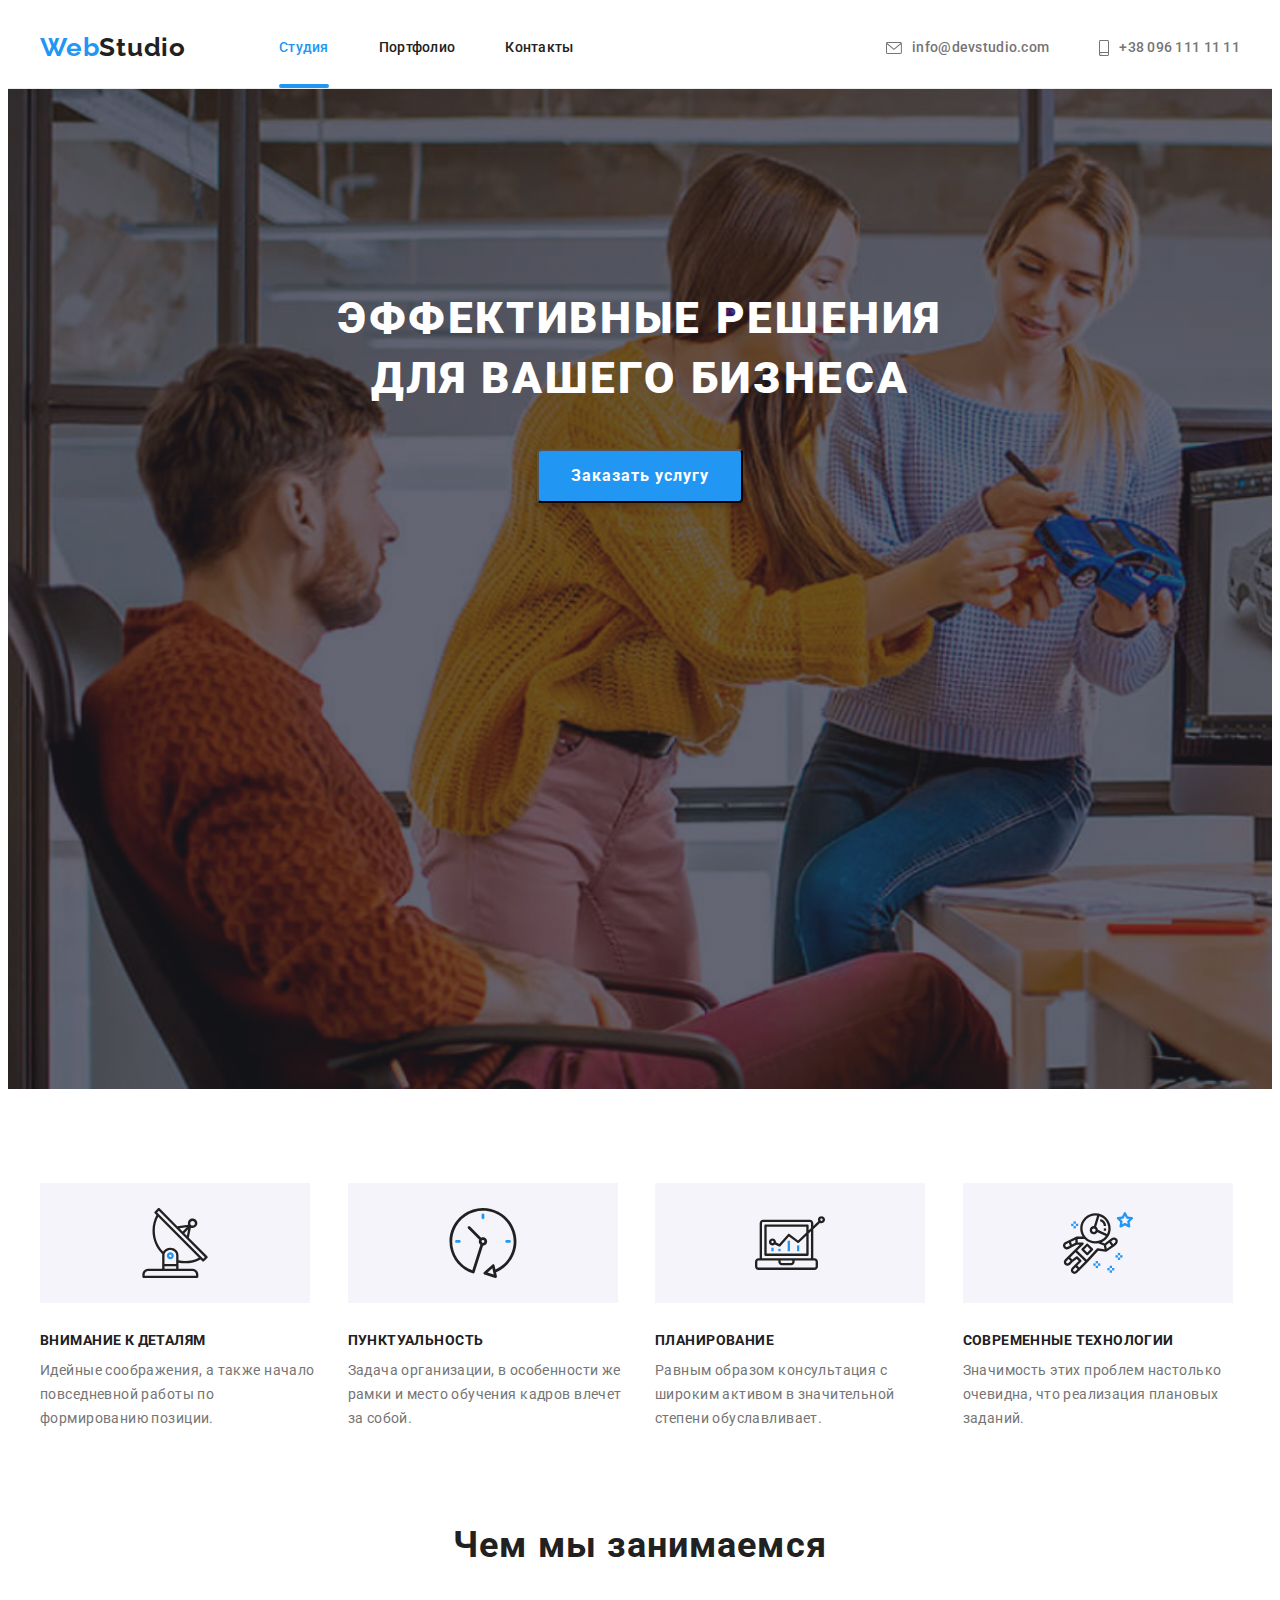
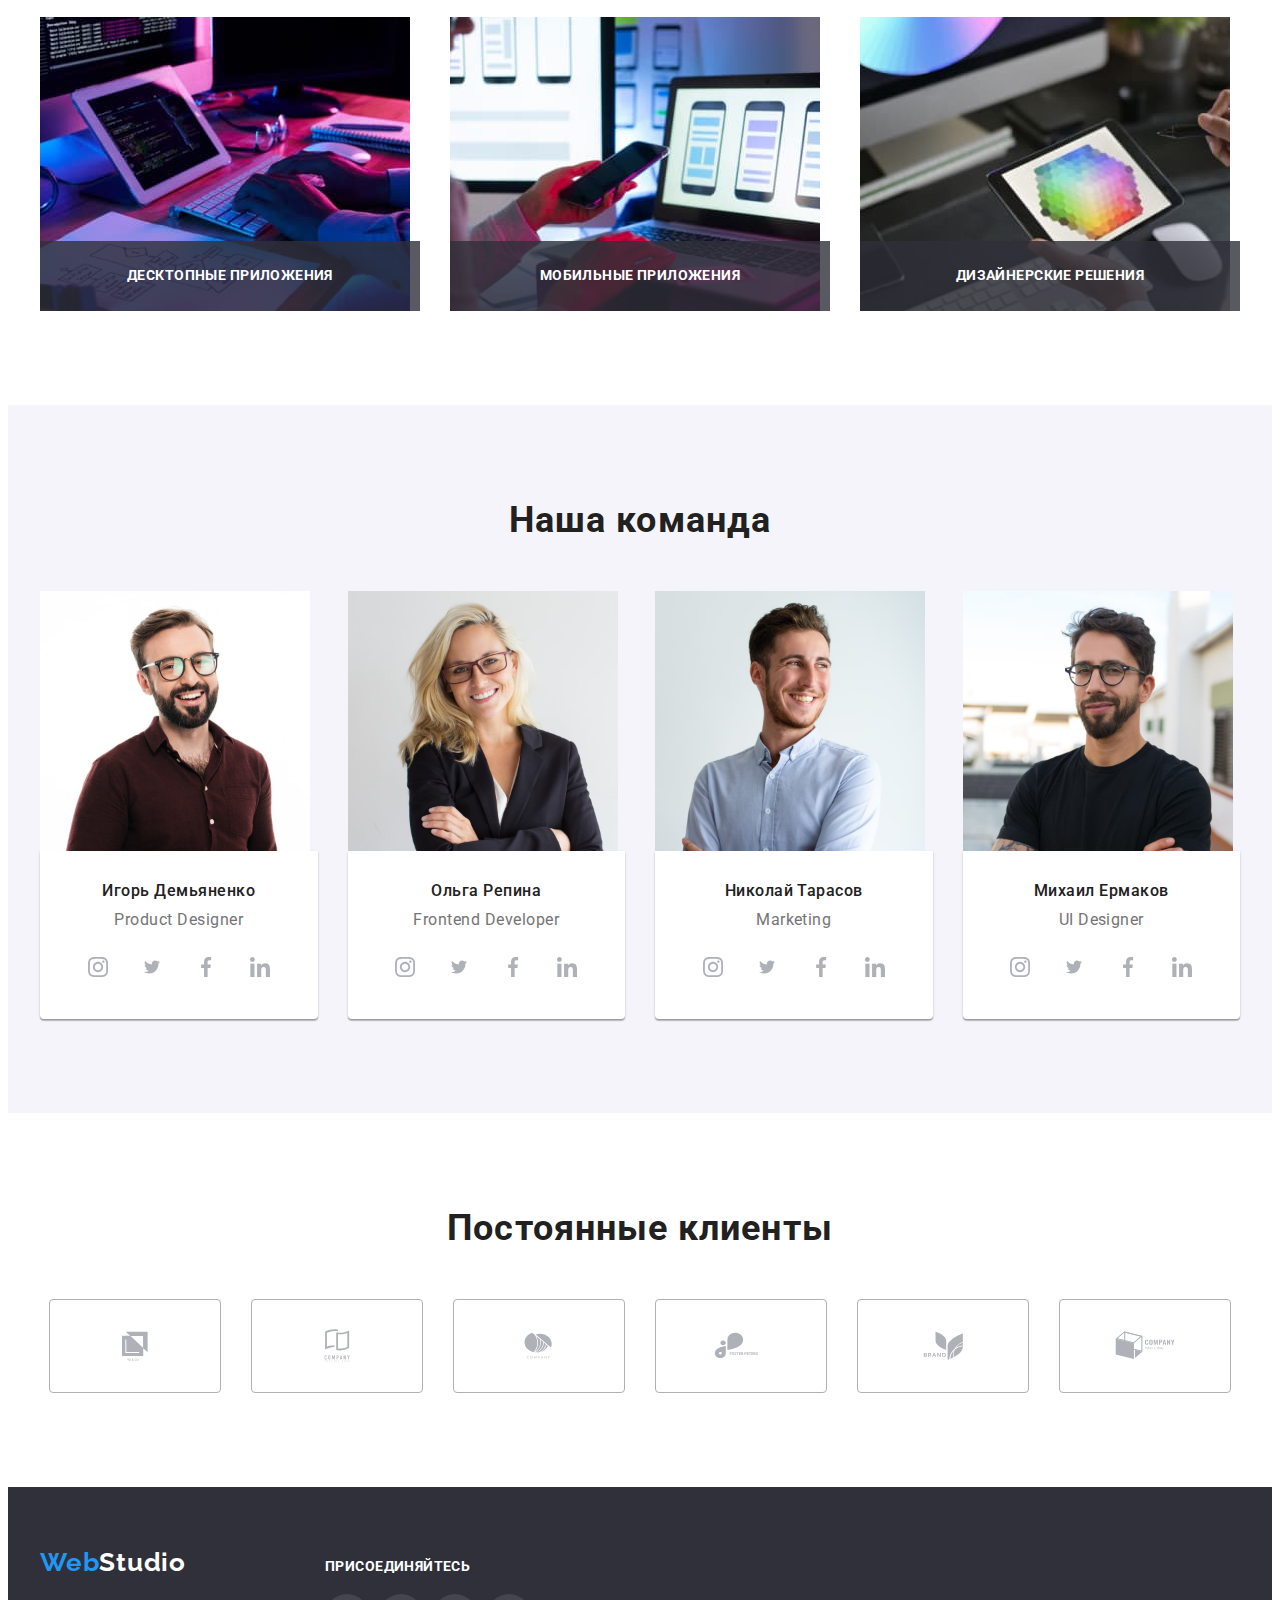
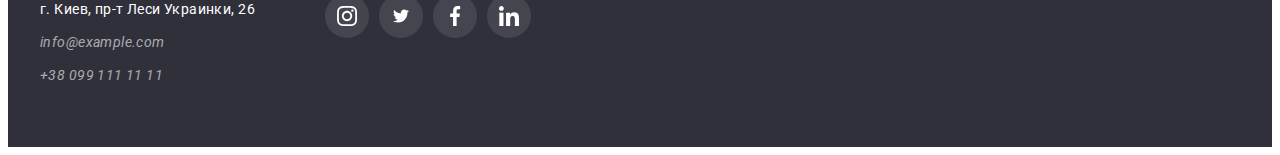
<file: index.html>
<!DOCTYPE html>
<html lang="ru">
<head>
    <meta charset="UTF-8">
    <meta http-equiv="X-UA-Compatible" content="IE=edge">
    <meta name="viewport" content="width=device-width, initial-scale=1.0">
    <title>Web Studio</title>
    <link rel="preconnect" href="https://fonts.googleapis.com">
    <link rel="preconnect" href="https://fonts.gstatic.com" crossorigin>
    <link href="https://fonts.googleapis.com/css2?family=Raleway:wght@700&family=Roboto:wght@400;500;700;900&display=swap" rel="stylesheet">
    <link rel="stylesheet" href="https://cdnjs.cloudflare.com/ajax/libs/modern-normalize/1.1.0/modern-normalize.min.css" integrity="sha512-wpPYUAdjBVSE4KJnH1VR1HeZfpl1ub8YT/NKx4PuQ5NmX2tKuGu6U/JRp5y+Y8XG2tV+wKQpNHVUX03MfMFn9Q==" crossorigin="anonymous" referrerpolicy="no-referrer" />
    <link rel="stylesheet" href="./css/styles.css"/>
</head>
<body>
    <!--Header-->
        <header class="page-header">
            <div class="container header-container">
            <nav class="navigation">
                <!--логотип сайта-->
                <a class="logo logo-header link" href="./index.html">Web<span class="logo logo-2-theme-light">Studio</span></a>
                <ul class="menu list">
                    <li class="menu-item">
                        <a class="menu-link link current" href=./index.html>Студия</a>
                    </li>
                    <li class="menu-item">
                        <a class="menu-link link" href="./portfolio.html">Портфолио</a>
                    </li>
                    <li class="menu-item">
                        <a class="menu-link link" href="#contacts">Контакты</a>
                    </li>
                </ul>
            </nav>
            <ul class="menu-address link list">
                <li class="menu-address-item">
                    <a class="mail-address link list" href="mailto:info@devstudio.com">
                    <svg class="mail-address-icon" width="16" height="12">
                        <use href="./images/sprite.svg#icon-envelope"></use>
                    </svg>
                    info@devstudio.com
                </a>
                </li>
                <li class="menu-address-item">
                    <a class="phone-number link" href="tel:+380961111111">
                        <svg class="phone-number-icon" width="10" height="16">
                            <use href="./images/sprite.svg#icon-smartphone"></use>
                        </svg>
                        +38 096 111 11 11
                    </a>
                </li>
            </ul>
        </div>
        </header>
    <main>
        <!--Hero-->
        <section class="hero">
            <div class="container">
                <h1 class="hero-title">Эффективные решения для вашего бизнеса</h1>
                <button class="modal-button" type="button" data-modal-open>Заказать услугу</button>
            </div>
        </section>
        <section class="advantages section">
            <div class="container">
      <!--скрытый заголовок-->
            <h2 class="visually-hidden advantages-title">Наши преимущества</h2>
            <ul class="advantages-container list">
                <li class="advantages-container-item">
                    <div class="advantages-container-icon"> 
                        <svg class="advantages-icon" width="70" height="70">
                            <use href="./images/sprite.svg#icon-antenna"></use>
                        </svg>
                    </div>
                    <h3 class="advantages-subtitle">Внимание к деталям</h3>
                    <p class="advantages-description">Идейные соображения, а также начало повседневной работы по формированию позиции.</p>
                </li>
                <li class="advantages-container-item">
                    <div class="advantages-container-icon"> 
                        <svg class="advantages-icon" width="70" height="70">
                            <use href="./images/sprite.svg#icon-clock"></use>
                        </svg>
                    </div>
                    <h3 class="advantages-subtitle">Пунктуальность</h3>
                    <p class="advantages-description">Задача организации, в особенности же рамки и место обучения кадров влечет за собой.</p>
                </li>
                <li class="advantages-container-item">
                    <div class="advantages-container-icon"> 
                        <svg class="advantages-icon" width="70" height="70">
                            <use href="./images/sprite.svg#icon-diagram"></use>
                        </svg>
                    </div>
                    <h3 class="advantages-subtitle">Планирование</h3>
                    <p class="advantages-description">Равным образом консультация с широким активом в значительной степени обуславливает.</p>
                </li>
                <li class="advantages-container-item">
                    <div class="advantages-container-icon"> 
                        <svg class="advantages-icon" width="70" height="70">
                            <use href="./images/sprite.svg#icon-astronaut"></use>
                        </svg>
                    </div>
                    <h3 class="advantages-subtitle">Современные технологии</h3>
                    <p class="advantages-description">Значимость этих проблем настолько очевидна, что реализация плановых заданий.</p>
                </li>
            </ul>
            </div>
        </section>
        <!--About-->
        <section class="services section">
            <div class="container">
                <h2 class="services-title">Чем мы занимаемся</h2>
                <ul class="services-list list">
                  <li class="services-list-item">
                      <img class="services-images" src="./images/about/img-1.jpg" alt="планшет" width="370" height="294" />
                      <p class="services-images-description">Десктопные приложения</p>
                  </li>
                  <li class="services-list-item">
                      <img class="services-images" src="./images/about/img-2.jpg" alt="ноутбук" width="370" height="294" />
                      <p class="services-images-description">Мобильные приложения</p>
                  </li>
                  <li class="services-list-item">
                      <img class="services-images" src="./images/about/img-3.jpg" alt="графический планшет" width="370" height="294" />
                      <p class="services-images-description">Дизайнерские решения</p>
                  </li>  
                </ul>
            </div>
        </section>
        <!--Our Team-->
        <section class="our-team section">
            <div class="container">
           <h2 class="our-team-title">Наша команда</h2> 
           <ul class="our-team-list list">
               <li class="our-team-list-item">
                <img src="./images/our-team/member-1.jpg" alt="мужчина" width="270" height="260" />
                   <div class="our-team-content-wrapper">
                    <h3 class="our-team-subtitle">Игорь Демьяненко</h3>
                    <p class="our-team-description" lang="en">Product Designer</p>
                    <ul class="social-list list">
                        <li class="social-list-item">
                            <a href="" class="social-list-link">
                                <svg class="social-list-icon" width="20" height="20">
                                    <use href="./images/sprite.svg#icon-instagram"></use>
                                </svg>
                            </a>
                        </li>
                        <li class="social-list-item">
                            <a href="" class="social-list-link">
                                <svg class="social-list-icon" width="20" height="16">
                                    <use href="./images/sprite.svg#icon-twitter"></use>
                                </svg>
                            </a>
                        </li>
                        <li class="social-list-item">
                            <a href="" class="social-list-link">
                                <svg class="social-list-icon" width="20" height="20">
                                    <use href="./images/sprite.svg#icon-facebook"></use>
                                </svg>
                            </a>
                        </li>
                        <li class="social-list-item">
                            <a href="" class="social-list-link">
                                <svg class="social-list-icon" width="20" height="20">
                                    <use href="./images/sprite.svg#icon-linkedin"></use>
                                </svg>
                            </a>
                        </li>
                    </ul>
                   </div>
               </li>
               <li class="our-team-list-item">
                <img src="./images/our-team/member-2.jpg" alt="женщина" width="270" height="260" />
                   <div class="our-team-content-wrapper">
                    <h3 class="our-team-subtitle">Ольга Репина</h3>
                    <p class="our-team-description" lang="en">Frontend Developer</p>  
                    <ul class="social-list list">
                        <li class="social-list-item">
                            <a href="" class="social-list-link">
                                <svg class="social-list-icon" width="20" height="20">
                                    <use href="./images/sprite.svg#icon-instagram"></use>
                                </svg>
                            </a>
                        </li>
                        <li class="social-list-item">
                            <a href="" class="social-list-link">
                                <svg class="social-list-icon" width="20" height="16">
                                    <use href="./images/sprite.svg#icon-twitter"></use>
                                </svg>
                            </a>
                        </li>
                        <li class="social-list-item">
                            <a href="" class="social-list-link">
                                <svg class="social-list-icon" width="20" height="20">
                                    <use href="./images/sprite.svg#icon-facebook"></use>
                                </svg>
                            </a>
                        </li>
                        <li class="social-list-item">
                            <a href="" class="social-list-link">
                                <svg class="social-list-icon" width="20" height="20">
                                    <use href="./images/sprite.svg#icon-linkedin"></use>
                                </svg>
                            </a>
                        </li>
                    </ul>
                   </div>
               </li>
               <li class="our-team-list-item">
                <img src="./images/our-team/member-3.jpg" alt="мужчина" width="270" height="260" />
                   <div class="our-team-content-wrapper">
                    <h3 class="our-team-subtitle">Николай Тарасов</h3>
                    <p class="our-team-description" lang="en">Marketing</p>  
                    <ul class="social-list list">
                        <li class="social-list-item">
                            <a href="" class="social-list-link">
                                <svg class="social-list-icon" width="20" height="20">
                                    <use href="./images/sprite.svg#icon-instagram"></use>
                                </svg>
                            </a>
                        </li>
                        <li class="social-list-item">
                            <a href="" class="social-list-link">
                                <svg class="social-list-icon" width="20" height="16">
                                    <use href="./images/sprite.svg#icon-twitter"></use>
                                </svg>
                            </a>
                        </li>
                        <li class="social-list-item">
                            <a href="" class="social-list-link">
                                <svg class="social-list-icon" width="20" height="20">
                                    <use href="./images/sprite.svg#icon-facebook"></use>
                                </svg>
                            </a>
                        </li>
                        <li class="social-list-item">
                            <a href="" class="social-list-link">
                                <svg class="social-list-icon" width="20" height="20">
                                    <use href="./images/sprite.svg#icon-linkedin"></use>
                                </svg>
                            </a>
                        </li>
                    </ul>
                   </div>
               </li>
               <li class="our-team-list-item">
                <img src="./images/our-team/member-4.jpg" alt="мужчина" width="270" height="260" />
                   <div class="our-team-content-wrapper">
                    <h3 class="our-team-subtitle">Михаил Ермаков</h3>
                    <p class="our-team-description" lang="en"> UI Designer</p> 
                    <ul class="social-list list">
                        <li class="social-list-item">
                            <a href="" class="social-list-link">
                                <svg class="social-list-icon" width="20" height="20">
                                    <use href="./images/sprite.svg#icon-instagram"></use>
                                </svg>
                            </a>
                        </li>
                        <li class="social-list-item">
                            <a href="" class="social-list-link">
                                <svg class="social-list-icon" width="20" height="16">
                                    <use href="./images/sprite.svg#icon-twitter"></use>
                                </svg>
                            </a>
                        </li>
                        <li class="social-list-item">
                            <a href="" class="social-list-link">
                                <svg class="social-list-icon" width="20" height="20">
                                    <use href="./images/sprite.svg#icon-facebook"></use>
                                </svg>
                            </a>
                        </li>
                        <li class="social-list-item">
                            <a href="" class="social-list-link">
                                <svg class="social-list-icon" width="20" height="20">
                                    <use href="./images/sprite.svg#icon-linkedin"></use>
                                </svg>
                            </a>
                        </li>
                    </ul>
                   </div>
               </li>
           </ul>
        </div>
        </section>
        <section class="our-clients section">
            <div class="container">
            <h2 class="our-clients-title">Постоянные клиенты</h2>
            <ul class="our-clients-list list">
                <li class="our-clients-list-item">
                    <a class="our-clients-list-link" href="">
                        <svg class="our-clients-icon" width="106" height="60">
                            <use href="./images/sprite.svg#icon-Client-1"></use>
                        </svg>
                    </a>
                </li>
                <li class="our-clients-list-item">
                    <a class="our-clients-list-link" href="">
                        <svg class="our-clients-icon" width="106" height="60">
                            <use href="./images/sprite.svg#icon-Client-2"></use>
                        </svg>
                    </a>
                </li>
                <li class="our-clients-list-item">
                    <a class="our-clients-list-link" href="">
                        <svg class="our-clients-icon" width="106" height="60">
                            <use href="./images/sprite.svg#icon-Client-3"></use>
                        </svg>
                    </a>
                </li>
                <li class="our-clients-list-item">
                    <a class="our-clients-list-link" href="">
                        <svg class="our-clients-icon" width="106" height="60">
                            <use href="./images/sprite.svg#icon-Client-4"></use>
                        </svg>
                    </a>
                </li>
                <li class="our-clients-list-item">
                    <a class="our-clients-list-link" href="">
                        <svg class="our-clients-icon" width="106" height="60">
                            <use href="./images/sprite.svg#icon-Client-5"></use>
                        </svg>
                    </a>
                </li>
                <li class="our-clients-list-item">
                    <a class="our-clients-list-link" href="">
                        <svg class="our-clients-icon" width="106" height="60">
                            <use href="./images/sprite.svg#icon-Client-6"></use>
                        </svg>
                    </a>
                </li>
            </ul>
        </div>
        </section>
    </main>
    <footer class="footer">
        <div class="container footer-container">
        <div class="footer-address">
                <a class="logo-footer link" href="">Web<span class="logo logo-2-theme-dark">Studio</span></a>
            <address class="footer-contacts">
                <ul id="contacts" class="footer-list list">
                    <li class="footer-list-item">
                        <a class="footer-address link" href="https://goo.gl/maps/5pLSyK26MjpnqcrL8" target="_blank" rel="noopener noreferrer">г. Киев, пр-т Леси Украинки, 26</a>
                    </li>
                    <li class="footer-list-item">
                        <a class="footer-list-link link" href="mailto:info@example.com">info@example.com</a>
                    </li>
                    <li class="footer-list-item">
                        <a class="footer-list-link link" href="tel:+380991111111">+38 099 111 11 11</a>
                    </li>
                </ul>
            </address> 
        </div>
        <div class="footer-join">
            <h2 class="footer-join-title">Присоединяйтесь</h2>
            <ul class="footer-join-list list">
                <li class="footer-join-list-item">
                    <a class="footer-join-list-link" href="">
                        <svg class="footer-join-list-icon" width="20px" height="20px">
                            <use href="./images/sprite.svg#icon-instagram"></use>
                        </svg>
                    </a>
                </li>
                <li class="footer-join-list-item">
                    <a class="footer-join-list-link" href="">
                        <svg class="footer-join-list-icon" width="20" height="16">
                            <use href="./images/sprite.svg#icon-twitter"></use>
                        </svg>
                    </a>
                </li>
                <li class="footer-join-list-item">
                    <a class="footer-join-list-link" href="">
                        <svg class="footer-join-list-icon" width="20" height="20">
                            <use href="./images/sprite.svg#icon-facebook"></use>
                        </svg>
                    </a>
                </li>
                <li class="footer-join-list-item">
                    <a class="footer-join-list-link" href="">
                        <svg class="footer-join-list-icon" width="20" height="20">
                            <use href="./images/sprite.svg#icon-linkedin"></use>
                        </svg>
                    </a>
                </li>
            </ul>
        </div>
    </div>
    </footer>
    <div class="backdrop is-hidden" data-modal>
        <div class="modal">
            <button type="button" class="modal-close-button" data-modal-close>
                <svg class="modal-close-button-icon" width="18" height="18">
                    <use href="./images/sprite.svg#icon-close"></use>
                </svg>
            </button>
        </div>
    </div>
    
<script src="./js/modal.js"></script>
</body>
</html>
</file>
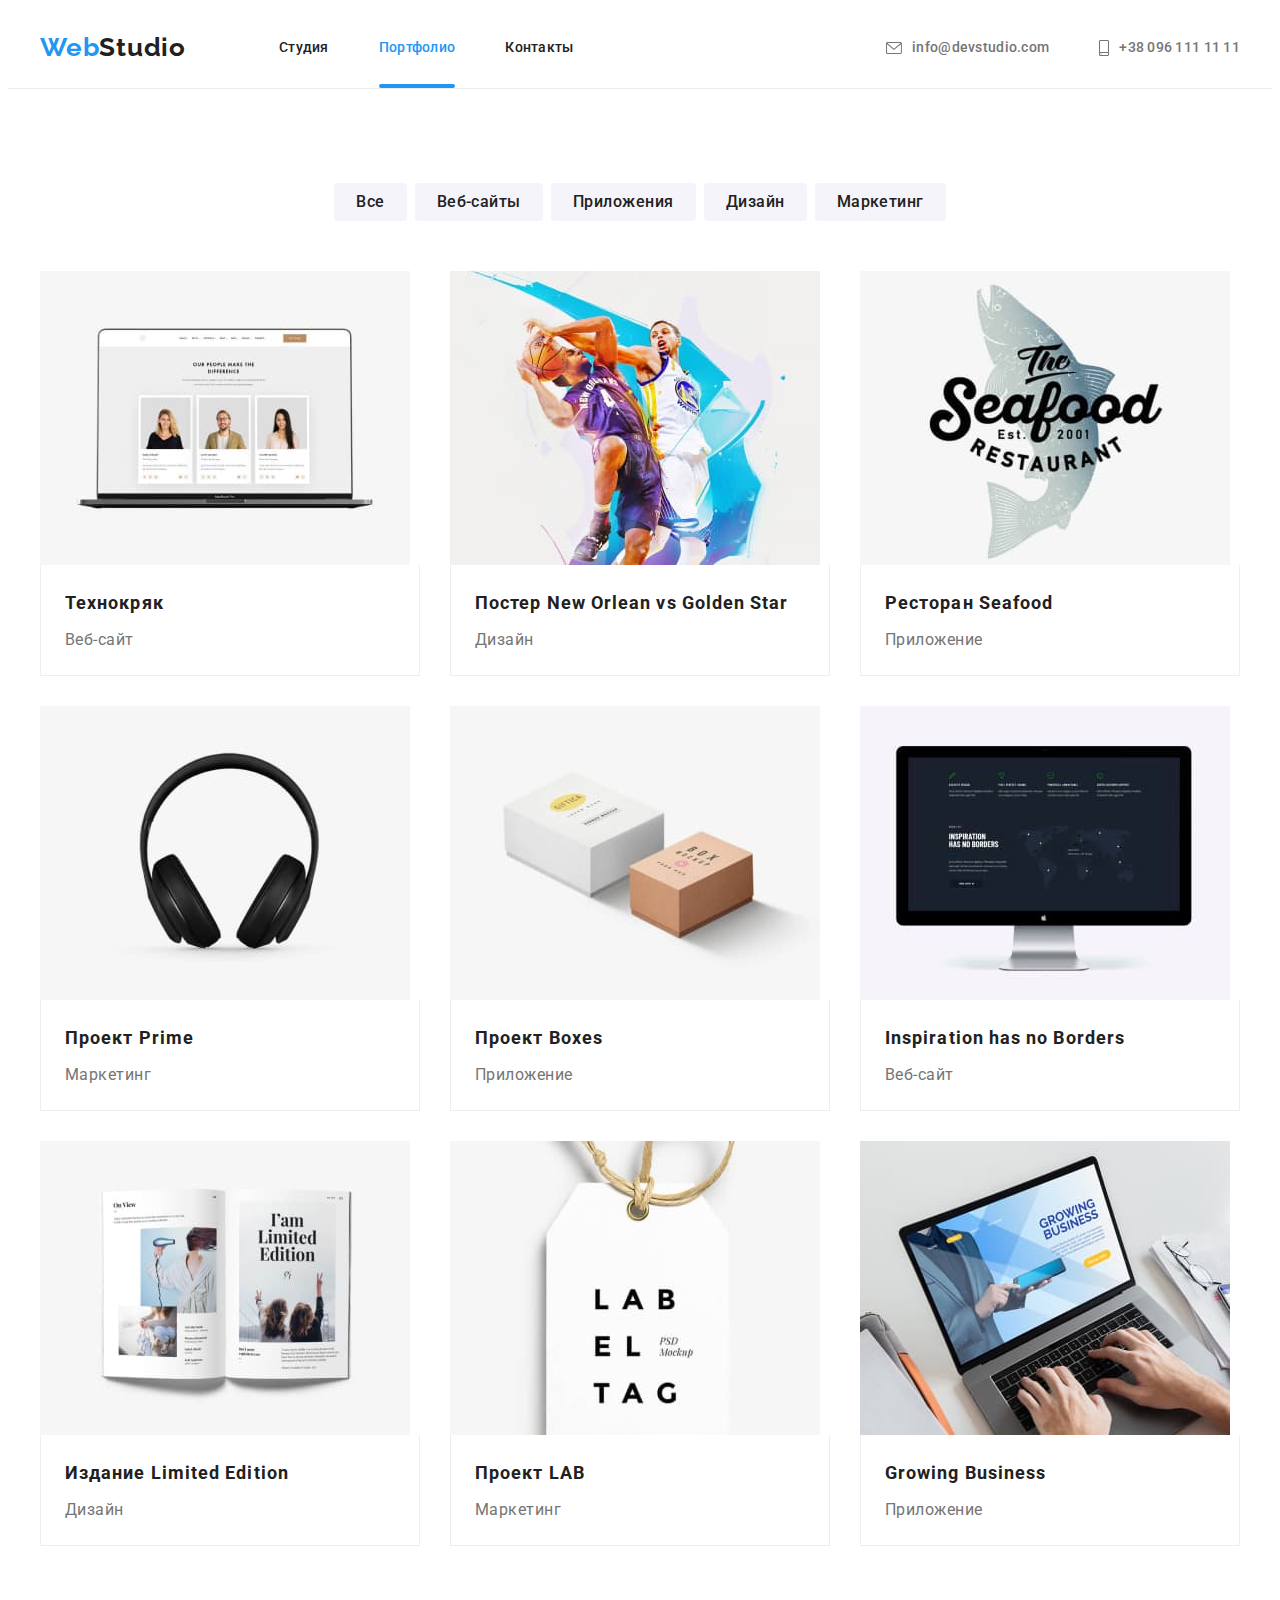
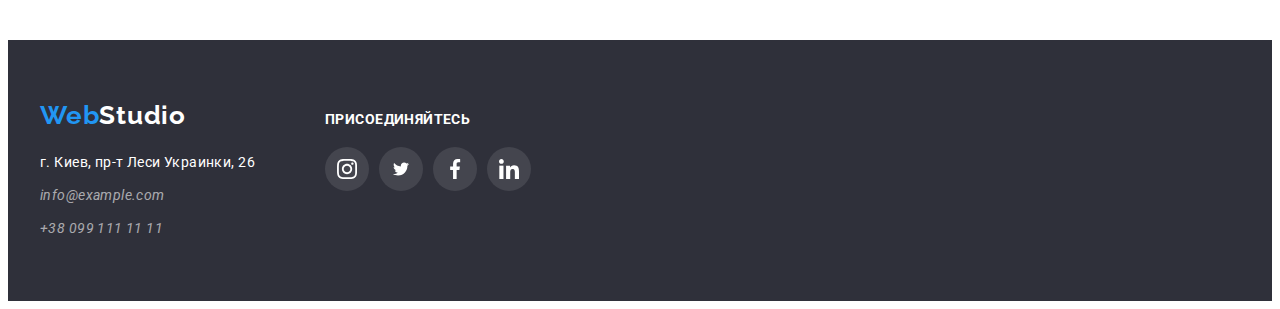
<file: portfolio.html>
<!DOCTYPE html>
<html lang="en">
<head>
    <meta charset="UTF-8">
    <meta http-equiv="X-UA-Compatible" content="IE=edge">
    <meta name="viewport" content="width=device-width, initial-scale=1.0">
    <title>Portfolio</title>
    <link rel="preconnect" href="https://fonts.googleapis.com">
    <link rel="preconnect" href="https://fonts.gstatic.com" crossorigin>
    <link href="https://fonts.googleapis.com/css2?family=Raleway:wght@700&family=Roboto:wght@400;500;700;900&display=swap" rel="stylesheet">
    <link rel="stylesheet" href="https://cdnjs.cloudflare.com/ajax/libs/modern-normalize/1.1.0/modern-normalize.min.css" integrity="sha512-wpPYUAdjBVSE4KJnH1VR1HeZfpl1ub8YT/NKx4PuQ5NmX2tKuGu6U/JRp5y+Y8XG2tV+wKQpNHVUX03MfMFn9Q==" crossorigin="anonymous" referrerpolicy="no-referrer" />
    <link rel="stylesheet" href="./css/styles.css"/>
</head>
<body>
  <!--Header-->
  <header class="page-header">
    <div class="container header-container">
    <nav class="navigation">
        <!--логотип сайта-->
        <a class="logo logo-header link" href="./index.html">Web<span class="logo logo-2-theme-light">Studio</span></a>
        <ul class="menu list">
            <li class="menu-item">
                <a class="menu-link link " href=./index.html>Студия</a>
            </li>
            <li class="menu-item">
                <a class="menu-link link current" href="./portfolio.html">Портфолио</a>
            </li>
            <li class="menu-item">
                <a class="menu-link link" href="#contacts">Контакты</a>
            </li>
        </ul>
    </nav>
    <ul class="menu-address link list">
        <li class="menu-address-item">
            <a class="mail-address link list" href="mailto:info@devstudio.com">
            <svg class="mail-address-icon" width="16" height="12">
                <use href="./images/sprite.svg#icon-envelope"></use>
            </svg>
            info@devstudio.com
        </a>
        </li>
        <li class="menu-address-item">
            <a class="phone-number link" href="tel:+380961111111">
                <svg class="phone-number-icon" width="10" height="16">
                    <use href="./images/sprite.svg#icon-smartphone"></use>
                </svg>
                +38 096 111 11 11
            </a>
        </li>
    </ul>
</div>
</header>
<main>
<section class="portfolio section">
    <div class="container">
<ul class="filter-portfolio-list list">
    <li class="filter-portfolio-list-item">
        <button class="filter-portfolio-list-button" type="button">Все</button>
    </li>
    <li class="filter-portfolio-list-item">
        <button class="filter-portfolio-list-button" type="button">Веб-сайты</button>
    </li>
    <li class="filter-portfolio-list-item">
        <button class="filter-portfolio-list-button" type="button">Приложения</button>
    </li>
    <li class="filter-portfolio-list-item">
        <button class="filter-portfolio-list-button" type="button">Дизайн</button>     
    </li>
    <li class="filter-portfolio-list-item">
        <button class="filter-portfolio-list-button" type="button">Маркетинг</button>
    </li>
</ul>
<!-- Скрытый заголовок -->
    <h1 class="visually-hidden portfolio-title">Наши работы</h1> 
    <ul class="portfolio-list list">
        <li class="portfolio-list-item">
      <a class="portfolio-list-link link" href="">
          <div class="portfolio-box">
            <img src="./images/portfolio/img-0.jpg" alt="ноутбук" width="370" height="294">
                <p class="portfolio-overlay portfolio-overlay-description">
                  Ресурс предлагает комплексные предложения с разным уровнем функционала и сервисов. Все это позволит посетителю получить исчерпывающие сведения о компании или частном лице.
                </p>
          </div>
          <div class="portfolio-list-wrapper">
            <h2 class="portfolio-subtitle">Технокряк</h2>
            <p class="portfolio-description">Веб-сайт</p>
          </div>
    </a>
        </li>
        <li class="portfolio-list-item">
    <a class="portfolio-list-link link" href="">
        <div class="portfolio-box">
            <img src="./images/portfolio/img-1.jpg" alt="баскетболисты" width="370" height="294">
                <p class="portfolio-overlay portfolio-overlay-description">
                  Ресурс предлагает комплексные предложения с разным уровнем функционала и сервисов. Все это позволит посетителю получить исчерпывающие сведения о компании или частном лице.
                </p>
        </div>
        <div class="portfolio-list-wrapper">
        <h2 class="portfolio-subtitle">Постер <span lang="en">New Orlean vs Golden Star</span></h2>
        <p class="portfolio-description">Дизайн</p>
    </div>
    </a>
        </li>
        <li class="portfolio-list-item">
            <a class="portfolio-list-link link" href="">
                <div class="portfolio-box">
                    <img src="./images/portfolio/img-2.jpg" alt="логотип ресторана" width="370" height="294">
                        <p class="portfolio-overlay portfolio-overlay-description">
                          Ресурс предлагает комплексные предложения с разным уровнем функционала и сервисов. Все это позволит посетителю получить исчерпывающие сведения о компании или частном лице.
                        </p>
                </div>     
            <div class="portfolio-list-wrapper">
            <h2 class="portfolio-subtitle">Ресторан <span lang="en">Seafood</span></h2>
            <p class="portfolio-description">Приложение</p>
            </div>
            </a>
        <li class="portfolio-list-item">
            <a class="portfolio-list-link link" href="">
                <div class="portfolio-box">
                    <img src="./images/portfolio/img-3.jpg" alt="наушники" width="370" height="294">
                        <p class="portfolio-overlay portfolio-overlay-description">
                          Ресурс предлагает комплексные предложения с разным уровнем функционала и сервисов. Все это позволит посетителю получить исчерпывающие сведения о компании или частном лице.
                        </p>
                </div>      
            <div class="portfolio-list-wrapper">
            <h2 class="portfolio-subtitle">Проект <span lang="en">Prime</span></h2>
            <p class="portfolio-description">Маркетинг</p>
            </div>
            </a>
        </li>
        <li class="portfolio-list-item">
            <a class="portfolio-list-link link" href="">
                <div class="portfolio-box">
                    <img src="./images/portfolio/img-4.jpg" alt="коробки" width="370" height="294">
                        <p class="portfolio-overlay portfolio-overlay-description">
                          Ресурс предлагает комплексные предложения с разным уровнем функционала и сервисов. Все это позволит посетителю получить исчерпывающие сведения о компании или частном лице.
                        </p>
                </div>         
            <div class="portfolio-list-wrapper">
            <h2 class="portfolio-subtitle">Проект <span lang="en">Boxes</span></h2>
            <p class="portfolio-description">Приложение</p>
            </div>
            </a>
        </li>
        <li class="portfolio-list-item">
            <a class="portfolio-list-link link" href="">
                <div class="portfolio-box">
                    <img src="./images/portfolio/img-5.jpg" alt="imac" width="370" height="294">
                        <p class="portfolio-overlay portfolio-overlay-description">
                          Ресурс предлагает комплексные предложения с разным уровнем функционала и сервисов. Все это позволит посетителю получить исчерпывающие сведения о компании или частном лице.
                        </p>
                </div>        
            <div class="portfolio-list-wrapper">
            <h2 class="portfolio-subtitle" lang="en">Inspiration has no Borders</h2>
            <p class="portfolio-description">Веб-сайт</p>
            </div>
            </a>
        </li>
        <li class="portfolio-list-item">
            <a class="portfolio-list-link link" href="">
                <div class="portfolio-box">
                    <img src="./images/portfolio/img-6.jpg" alt="журнал" width="370" height="294">
                        <p class="portfolio-overlay portfolio-overlay-description">
                          Ресурс предлагает комплексные предложения с разным уровнем функционала и сервисов. Все это позволит посетителю получить исчерпывающие сведения о компании или частном лице.
                        </p>
                </div>         
            <div class="portfolio-list-wrapper">
            <h2 class="portfolio-subtitle">Издание <span lang="en">Limited Edition</span></h2>
            <p class="portfolio-description">Дизайн</p>
            </div>
            </a>
        </li> 
        <li class="portfolio-list-item">
            <a class="portfolio-list-link link" href="">
                <div class="portfolio-box">
                    <img src="./images/portfolio/img-7.jpg" alt="этикетка" width="370" height="294">
                        <p class="portfolio-overlay portfolio-overlay-description">
                          Ресурс предлагает комплексные предложения с разным уровнем функционала и сервисов. Все это позволит посетителю получить исчерпывающие сведения о компании или частном лице.
                        </p>
                </div>      
            <div class="portfolio-list-wrapper">
            <h2 class="portfolio-subtitle">Проект <span lang="en">LAB</span></h2>
            <p class="portfolio-description">Маркетинг</p>
            </div>
            </a>
        </li>
        <li class="portfolio-list-item">
            <a class="portfolio-list-link link" href="">
                <div class="portfolio-box">
                    <img src="./images/portfolio/img-8.jpg" alt="ноутбук" width="370" height="294">
                        <p class="portfolio-overlay portfolio-overlay-description">
                          Ресурс предлагает комплексные предложения с разным уровнем функционала и сервисов. Все это позволит посетителю получить исчерпывающие сведения о компании или частном лице.
                        </p>
                </div>
            <div class="portfolio-list-wrapper">
            <h2 class="portfolio-subtitle" lang="en">Growing Business</h2>
            <p class="portfolio-description">Приложение</p>
            </div>
            </a>
        </li>
    </ul>
</div>
</section>
</main>
<footer class="footer">
    <div class="container footer-container">
    <div class="footer-address">
            <a class="logo-footer link" href="">Web<span class="logo logo-2-theme-dark">Studio</span></a>
        <address class="footer-contacts">
            <ul id="contacts" class="footer-list list">
                <li class="footer-list-item">
                    <a class="footer-address link" href="https://goo.gl/maps/5pLSyK26MjpnqcrL8" target="_blank" rel="noopener noreferrer">г. Киев, пр-т Леси Украинки, 26</a>
                </li>
                <li class="footer-list-item">
                    <a class="footer-list-link link" href="mailto:info@example.com">info@example.com</a>
                </li>
                <li class="footer-list-item">
                    <a class="footer-list-link link" href="tel:+380991111111">+38 099 111 11 11</a>
                </li>
            </ul>
        </address> 
    </div>
    <div class="footer-join">
        <h2 class="footer-join-title">Присоединяйтесь</h2>
        <ul class="footer-join-list list">
            <li class="footer-join-list-item">
                <a class="footer-join-list-link" href="">
                    <svg class="footer-join-list-icon" width="20px" height="20px">
                        <use href="./images/sprite.svg#icon-instagram"></use>
                    </svg>
                </a>
            </li>
            <li class="footer-join-list-item">
                <a class="footer-join-list-link" href="">
                    <svg class="footer-join-list-icon" width="20" height="16">
                        <use href="./images/sprite.svg#icon-twitter"></use>
                    </svg>
                </a>
            </li>
            <li class="footer-join-list-item">
                <a class="footer-join-list-link" href="">
                    <svg class="footer-join-list-icon" width="20" height="20">
                        <use href="./images/sprite.svg#icon-facebook"></use>
                    </svg>
                </a>
            </li>
            <li class="footer-join-list-item">
                <a class="footer-join-list-link" href="">
                    <svg class="footer-join-list-icon" width="20" height="20">
                        <use href="./images/sprite.svg#icon-linkedin"></use>
                    </svg>
                </a>
            </li>
        </ul>
    </div>
</div>
</footer>
</body>
</html>
</file>
<file: css/styles.css>
:root {
    --main-color: #212121; 
    --accent-color: #2196F3;
    --main-font:'Roboto', sans-serif;
    --secondary-font: 'Raleway', sans-serif;
    --header-background-color: #FFFFFF;
    --accent-background: #2F303A;
}

h1, 
h2, 
h3,
h4,
h5,
h6,
p {
margin-top: 0;
margin-bottom: 0;
}

ul,ol {
    margin-top: 0;
    margin-bottom: 0;
    padding-left: 0;
}

img {
    display: block;
}

a {
    display: block;
}

.link {
    text-decoration: none;
}

.list {
    list-style: none;
}

body {
    font-family: var(--main-font); 
    color: var(--main-color);
}

.container {
    width: 1200px;
    padding-left: 15px;
    padding-right: 15px;
    margin-left: auto;
    margin-right: auto; 
}

.section {
    padding-top: 94px;
    padding-bottom: 94px;
}

.visually-hidden {
    position: absolute;
    width: 1px;
    height: 1px;
    margin: -1px;
    border: 0;
    padding: 0;
    
    white-space: nowrap;
    clip-path: inset(100%);
    clip: rect(0 0 0 0);
    overflow: hidden;
  }

/* ==================Header================== */

.page-header {
    border-bottom: 1px solid #ECECEC;
}

.header-container {
    display: flex;
    align-items: center;
    justify-content: space-between;  
}

.header {
    background-color: var(--header-background-color);
}

.navigation {
    display: flex;
    align-items: center;
}

.menu {
    display: flex;
    align-items: center;
}

.menu-address {
    display: flex;
}



.logo {
    font-family: var(--secondary-font);
    font-weight: 700;
    font-size: 26px;
    line-height: 1.19;
    letter-spacing: 0.03em;
    
    color: #2196F3;
}

.logo-header {
    margin-right: 93px;
    padding-top: 24px;
    padding-bottom: 25px;
}


.logo-2-theme-light {
    color:#212121
}

.logo-2-theme-dark {
color:#FFFFFF
}

.menu .menu-link.current {
    color:var(--accent-color)
}

.menu .menu-link.current::after {
  position: absolute;

  display: block;
  content: '';
  width: 100%;
  height: 4px;
  border-radius: 2px;
  margin-top: 28px;

  background-color: var(--accent-color);

}


.menu-item:not(:last-child) {
    margin-right:50px;
}


.menu-link {
position: relative;
font-weight: 500;
font-size: 14px;
line-height: 1.14;
letter-spacing: 0.02em;
color:inherit;

padding-top: 32px;
padding-bottom: 32px;

transition: color 250ms cubic-bezier(0.4, 0, 0.2, 1);
}


.menu-link:hover,
.menu-link:focus {
  color:var(--accent-color);
}

.menu-address-item:not(:last-child) {
    margin-right: 50px;
}

.mail-address {
    display: flex;
    align-items: center;
    font-weight: 500;
    font-size: 14px;
    line-height: 1.14;
    letter-spacing: 0.02em;
    
    color: #757575; 

    padding-top: 32px;
    padding-bottom: 32px;  

    transition: color 250ms cubic-bezier(0.4, 0, 0.2, 1);
}

.mail-address:hover,
.mail-address:focus {
    color:var(--accent-color);
}

.mail-address:hover .mail-address-icon,
.mail-address:focus .mail-address-icon{
    fill:var(--accent-color);
}

.mail-address-icon {
    margin-right: 10px;
    fill: #757575;
    transition: fill 250ms cubic-bezier(0.4, 0, 0.2, 1);

}

.phone-number {
    display: flex;
    align-items: center;
font-weight: 500;
font-size: 14px;
line-height: 1.14;
letter-spacing: 0.02em;
 color: #757575;

 padding-top: 32px;
 padding-bottom: 32px;  

 transition: color 250ms cubic-bezier(0.4, 0, 0.2, 1);
}

.phone-number:hover,
.phone-number:focus {
    color:var(--accent-color);
}


.phone-number:hover .phone-number-icon,
.phone-number:focus .phone-number-icon {
    fill:var(--accent-color);
}

.phone-number-icon {
    margin-right: 10px;
    fill: #757575;
    transition: fill 250ms cubic-bezier(0.4, 0, 0.2, 1);
}

/* ==================Hero================== */

.hero {
    max-width: 1600px;
  height: 600px;
  margin-left: auto;
  margin-right: auto;
    background-image: linear-gradient(rgba(47, 48, 58, 0.4), rgba(47, 48, 58, 0.4)), 
    url("../images/hero/hero-background.jpg");
    background-size: cover;
    background-repeat: no-repeat;
    background-color: var(--accent-background);
    padding-top: 200px;
    padding-bottom: 200px;
}

.hero-title {
max-width: 696px;
min-height: 120px;
font-weight: 900;
font-size: 44px;
line-height: 1.36;

text-align: center;
letter-spacing: 0.06em;
text-transform: uppercase;

color: #FFFFFF;

margin-right:auto;
margin-left:auto;
margin-bottom: 40px;
}

.modal-button {
    min-width: 200px;
    font-family: inherit;
    font-weight: 700;
    font-size: 16px;
    line-height: 1.87;
    
    display: flex;
    align-items: center;
    text-align: center;
    letter-spacing: 0.06em;
    cursor: pointer;
    background-color: var(--accent-color);
    color: #FFFFFF;

    box-shadow: 0px 4px 4px rgba(0, 0, 0, 0.15);
    border-radius: 4px;
    padding: 10px 32px;

    margin-right:auto;
    margin-left:auto; 

    transition: background-color 250ms cubic-bezier(0.4, 0, 0.2, 1);
}

.modal-button:hover,
.modal-button:focus {
    background-color: #188CE8;
}

/* ==================Section Anvantages================== */

.advantages{
    padding-bottom: 0;
}


.advantages-container {
    display:flex;
    flex: wrap;
    margin-top: -30px;
    margin-left: -30px;
}

.advantages-container-icon {
    width: 270px;
    height: 120px;
    display: flex;
    align-items: center;
    justify-content: center;
    margin-bottom: 30px;
    background-color: #F5F4FA;;
}


.advantages-container-item {
    flex-basis: calc((100% - 120px) / 4);
    margin-top: 30px;
    margin-left: 30px;
    min-width: 270px;
}

.advantages-subtitle {
    margin-bottom: 10px;
}

.advantages-subtitle {
    font-weight: 700;
    font-size: 14px;
    line-height: 1.14;
    letter-spacing: 0.03em;
    text-transform: uppercase;
}

.advantages-description {
    font-weight: 400;
    font-size: 14px;
    line-height: 1.71;
    
    letter-spacing: 0.03em;
    
    color: #757575;
}



/* ==================Services================== */

.services-title {
    font-weight: 700;
    font-size: 36px;
    line-height: 1.16;
    text-align: center;
    letter-spacing: 0.03em;
    }

.services-title {
    margin-bottom: 50px;
}

.services-list {
    display: flex;
    flex-wrap: wrap;
   margin-left: -30px;
   margin-top: -30px;
}

.services-list-item {
    position: relative;
    flex-basis: calc((100% - 90px) / 3);
    margin-left: 30px;
    margin-top: 30px;
}

.services-images-description {
width: 100%;
position: absolute;
bottom: 0;
left: 0;

padding-top: 27px;
padding-bottom: 27px;

font-family: var(--main-font);
font-weight: 700;
font-size: 14px;
line-height: 1.14;
text-align: center;
letter-spacing: 0.03em;
text-transform: uppercase;

color: #FFFFFF;
background: rgba(47, 48, 58, 0.8);
}

/* ==================Our Team================== */

.our-team-title {
    margin-bottom: 50px;
}

.our-team-list {
    display: flex;
    flex-wrap: wrap;
    margin-left: -30px;
    margin-top: -30px;
}

.our-team-list-item {
    flex-basis: calc((100% - 120px) / 4);
    margin-left: 30px;
    margin-top: 30px;
}


.our-team-content-wrapper {
    padding-top: 30px;
    padding-bottom: 30px;
    padding-left: 32px;
    padding-right: 32px;
    

    background: #FFFFFF;
/* material shadow v1 */

box-shadow: 0px 1px 3px rgba(0, 0, 0, 0.12), 0px 1px 1px rgba(0, 0, 0, 0.14), 0px 2px 1px rgba(0, 0, 0, 0.2);
border-radius: 0px 0px 4px 4px;
}


.our-team {
    background-color: #F5F4FA;
}

.our-team-title {
font-weight: 700;
font-size: 36px;
line-height: 1.17;
text-align: center;
letter-spacing: 0.03em;
}

.our-team-subtitle {
    margin-bottom: 10px;

font-weight: 500;
font-size: 16px;
line-height: 1.19;

text-align: center;
letter-spacing: 0.03em;
}

.our-team-description {
font-weight: 400;
font-size: 16px;
line-height: 1.19;

text-align: center;
letter-spacing: 0.03em;

color: #757575;
margin-bottom: 16px;
}

.social-list {
    display: flex;
    justify-content: center;
}

.social-list-link {
    display: flex;
    align-items: center;
    justify-content: center;
    width: 44px;
    height: 44px;
    background-color:#FFFFFF;
    border-radius: 50%;

    transition: background-color 250ms cubic-bezier(0.4, 0, 0.2, 1);
}

.social-list-item:not(:last-child) {
    margin-right: 10px;
}

.social-list-icon {
    fill: #AFB1B8;
    transition: fill 250ms cubic-bezier(0.4, 0, 0.2, 1);
}

.social-list-link:hover,
.social-list-link:focus {
    background-color:var(--accent-color);
}

.social-list-link:hover .social-list-icon,
.social-list-link:focus .social-list-icon {
    fill: #FFFFFF;;
}

/* ==================Our clients================== */

.our-clients-title {
    font-family: var(--main-font);
font-style: normal;
font-weight: 700;
font-size: 36px;
line-height: 42px;
text-align: center;
letter-spacing: 0.03em;

color: var(--main-color);

margin-bottom: 50px;
}

.our-clients-list {
    display: flex;
    justify-content: center;
    align-items: center;
}

.our-clients-icon {
    fill:#AFB1B8;
    transition: fill 250ms cubic-bezier(0.4, 0, 0.2, 1);
}

.our-clients-list-link {
    display: flex;
    justify-content: center;
    align-items:center;

    width: 170px;
    height: 92px;

    border: 1px solid #AFB1B8;
border-radius: 4px;
transition: border-color 250ms cubic-bezier(0.4, 0, 0.2, 1);

}

.our-clients-list-item:not(:last-child) {
    margin-right: 30px;
}

.our-clients-list-link:hover,
.our-clients-list-link:focus {
    border-color: var(--accent-color);
}

.our-clients-list-link:hover .our-clients-icon,
.our-clients-list-link:focus .our-clients-icon {
    fill:var(--accent-color);
}




/* ==================Footer================== */

.footer {
    background-color: var(--accent-background);
    padding-top: 60px;
    padding-bottom: 60px;
}

.logo-footer {
font-family: var(--secondary-font);
font-style: normal;
font-weight: 700;
font-size: 26px;
line-height: 1.19;

letter-spacing: 0.03em;

color: #2196F3;

margin-bottom: 20px;
}

.footer-list-item:not(:last-child) {
    margin-bottom: 9px;
}

.footer-address {
font-style: normal;
font-weight: 400;
font-size: 14px;
line-height: 1.71;

letter-spacing: 0.03em;

color: #FFFFFF;

transition: color 250ms cubic-bezier(0.4, 0, 0.2, 1);
}

.footer-address:hover,
.footer-address:focus {
    color:var(--accent-color)
}

.footer-list-link {
font-weight: 400;
font-size: 14px;
line-height: 1.71;

letter-spacing: 0.03em;

color: rgba(255, 255, 255, 0.6);

transition: color 250ms cubic-bezier(0.4, 0, 0.2, 1);
}

.footer-list-link:hover,
.footer-list-link:focus {
    color:var(--accent-color)
}

.footer-container {
    display: flex;
    align-items: baseline;
}

.footer-join {
    margin-left: 70px;
}

.footer-join-list {
    display: flex;
    justify-content: center;

}

.footer-join-title {
    font-family: var(--main-font);
font-weight: 700;
font-size: 14px;
line-height: 16px;
letter-spacing: 0.03em;
text-transform: uppercase;

color: #FFFFFF;

margin-bottom: 20px;

}

.footer-join-list-item:not(:last-child) {
    margin-right: 10px;
}

.footer-join-list-link {
    width: 44px;
    height:44px;
    background-color: rgba(255, 255, 255, 0.1);
    border-radius: 50%;

    display: flex;
    justify-content: center;
    align-items: center;

    transition: background-color 250ms cubic-bezier(0.4, 0, 0.2, 1);
}

.footer-join-list-icon {
    fill: #FFFFFF;
    transition: fill 250ms cubic-bezier(0.4, 0, 0.2, 1);
}

.footer-join-list-link:hover,
.footer-join-list-link:focus {
    background-color:var(--accent-color);
}

.footer-join-list-link:hover .footer-join-list-icon,
.footer-join-list-link:focus .footer-join-list-icon {
    fill: #FFFFFF;;
}

/* ==================Portfolio page================== */

.filter-portfolio-list {
    display: flex;
    justify-content: center;
    margin-bottom: 50px;
}

.filter-portfolio-list:active{
    color: var(--accent-color);
}

.filter-portfolio-list-item:not(:last-child){
    margin-right: 8px;
}

.filter-portfolio-list-button {
font-family: inherit;
font-weight: 500;
font-size: 16px;
line-height: 1.62;

text-align: center;
letter-spacing: 0.03em;
cursor: pointer;

color: inherit;
background-color: #F5F4FA;
border-radius: 4px;
border: none;

padding: 6px 22px;

transition: color 250ms cubic-bezier(0.4, 0, 0.2, 1), background-color 250ms cubic-bezier(0.4, 0, 0.2, 1), box-shadow 250ms cubic-bezier(0.4, 0, 0.2, 1);
}

.filter-portfolio-list-button:hover,
.filter-portfolio-list-button:focus {
    color:#FFFFFF;
    background-color: var(--accent-color);
    box-shadow: 0px 3px 1px rgba(0, 0, 0, 0.1), 0px 1px 2px rgba(0, 0, 0, 0.08), 0px 2px 2px rgba(0, 0, 0, 0.12);
}


.portfolio-list {
    display: flex;
    flex-wrap: wrap;
    margin-left: -30px;
    margin-top: -30px;
}

.portfolio-list-link:hover,
.portfolio-list-link:focus {
box-shadow: 0px 1px 1px rgba(0, 0, 0, 0.12), 0px 4px 4px rgba(0, 0, 0, 0.06), 1px 4px 6px rgba(0, 0, 0, 0.16);
}

.portfolio-list-item {
    flex-basis: calc((100% - 90px) / 3);
    margin-left: 30px;
    margin-top: 30px;
}


.portfolio-list-wrapper {
    padding: 20px 24px;
    background: #FFFFFF;
    border: 1px solid #EEEEEE;
    border-top: 0px;
}

.portfolio-subtitle {
margin-bottom: 4px;
font-family: inherit;
font-weight: 700;
font-size: 18px;
line-height: 2;


letter-spacing: 0.06em;

color:inherit; 
}

.portfolio-description {
font-size: 16px;
line-height: 1.88;


letter-spacing: 0.03em;

color: #757575;
}

.portfolio-list-link {
font-family: inherit;
color: inherit;
}

/* ==========================Overlay================*/
.portfolio-box {
    position: relative;
    overflow: hidden;
}

.portfolio-overlay {
    position: absolute;
    display: flex;
    justify-content: center;
    align-items: center;

    top: 0;
    left: 0;

    width: 100%;
    height: 100%;

    background: rgba(33, 150, 243, 0.9);

    padding-left: 24px;
    padding-right: 24px;

    transform: translateY(100%);
    transition: opacity 250ms cubic-bezier(0.4, 0, 0.2, 1), transform 250ms cubic-bezier(0.4, 0, 0.2, 1);
  }


  .portfolio-overlay-description {
    font-family: var(--main-font);
    font-weight: 400;
    font-size: 18px;
    line-height: 1.56;
   
    padding: (63px 24px);

    letter-spacing: 0.03em;
    
    color: #FFFFFF;
  }


  .portfolio-list-link:hover .portfolio-overlay {
      opacity: 1;
    transform: translateY(0);
  }
  
/* ==========================Overlay================*/


/* ==================Modal button================== */

.backdrop {
    position: fixed;
    top: 0;
    left: 0;
    width: 100vw;
    height: 100vh;

    background: rgba(0, 0, 0, 0.2);

    transition: opacity 500ms linear, visibility 500ms linear;
}

.modal {
    position: absolute;
    top: 50%;
    left: 50%;
    transform: translate(-50%, -50%);


    width: 528px;
    height: 580px;
    background-color:#FFFFFF;
    box-shadow: 0px 1px 3px rgba(0, 0, 0, 0.12), 0px 1px 1px rgba(0, 0, 0, 0.14), 0px 2px 1px rgba(0, 0, 0, 0.2);
    border-radius: 4px;
}

.modal-close-button {
    position: absolute;
    top: 8px;
    right: 8px;

    display: flex;
    justify-content: center;
    align-items: center;

    width: 30px;
    height: 30px;

    background-color: #FFFFFF;
    border-radius: 50%;
     border: 1px solid rgba(0, 0, 0, 0.1);
     cursor: pointer;
     padding: 0;
}

.backdrop.is-hidden {
    opacity: 0;
    visibility: hidden;
    pointer-events: none;

}
</file>
